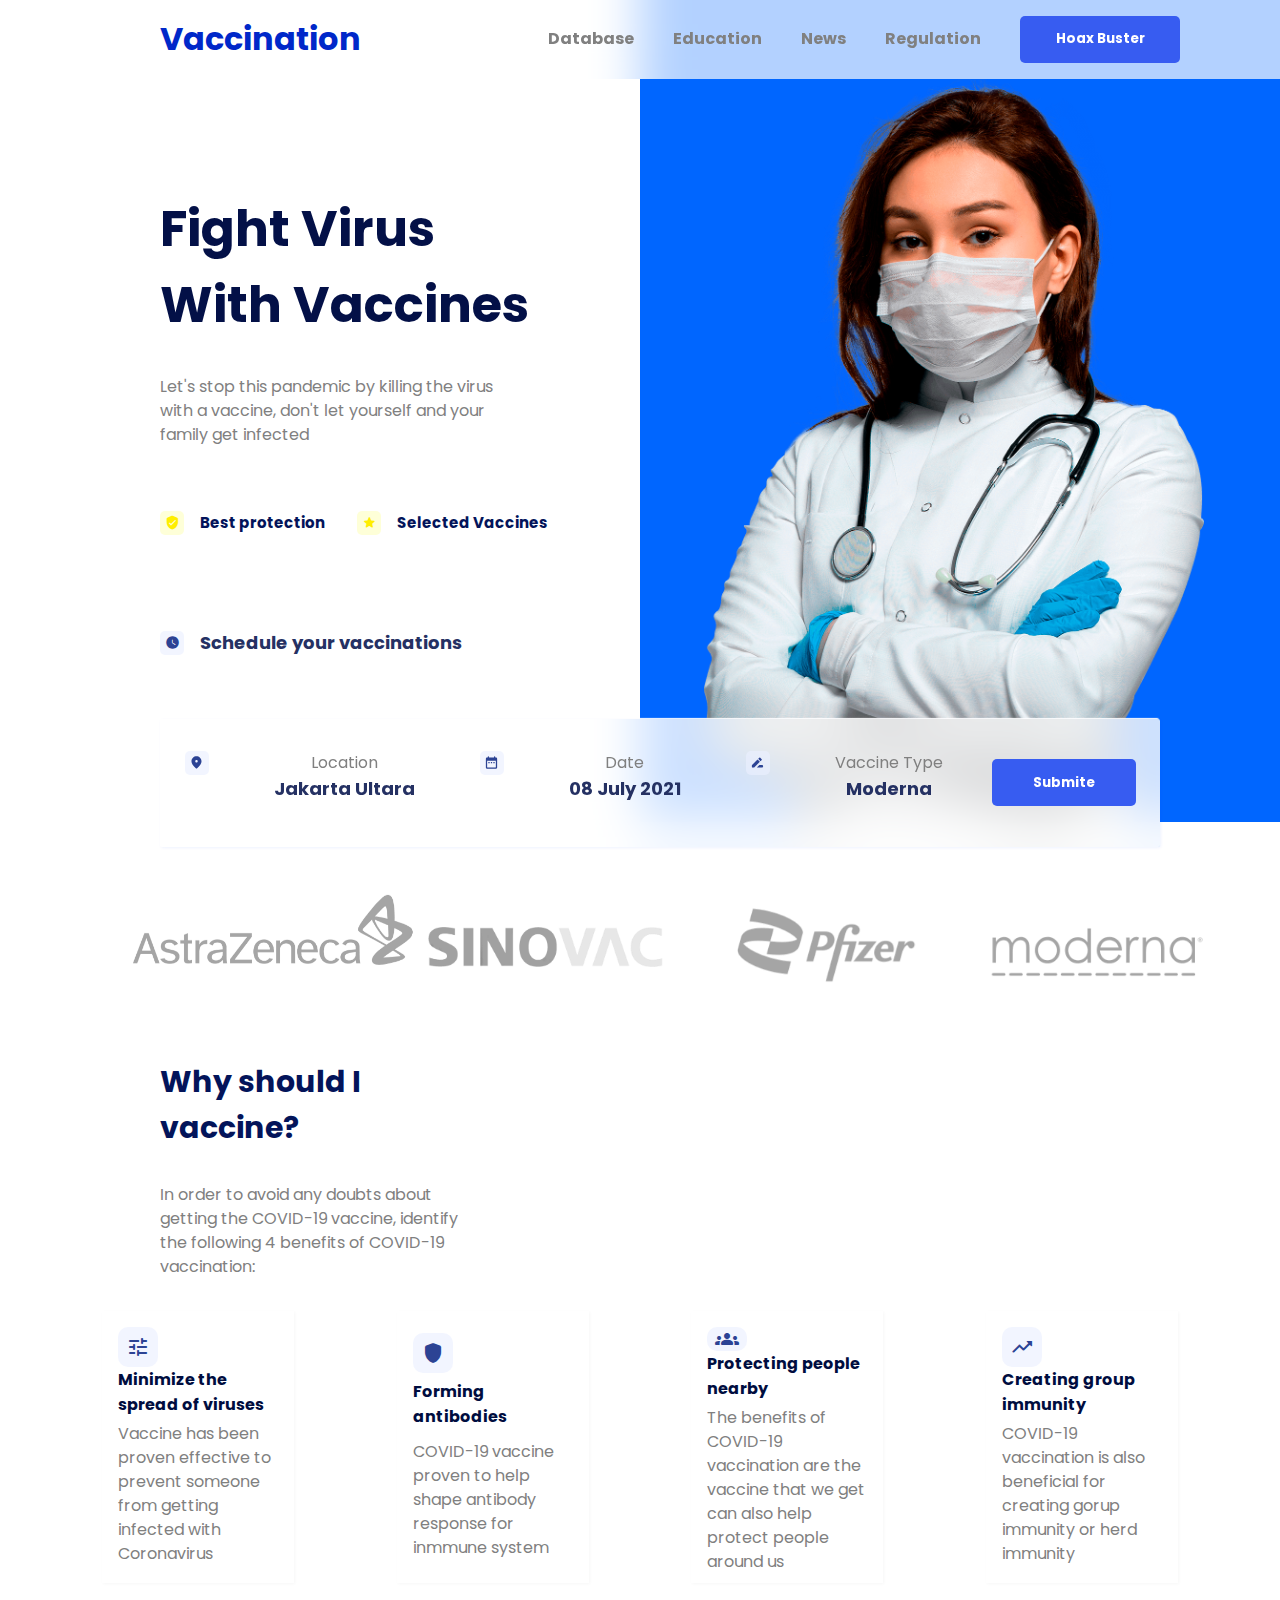
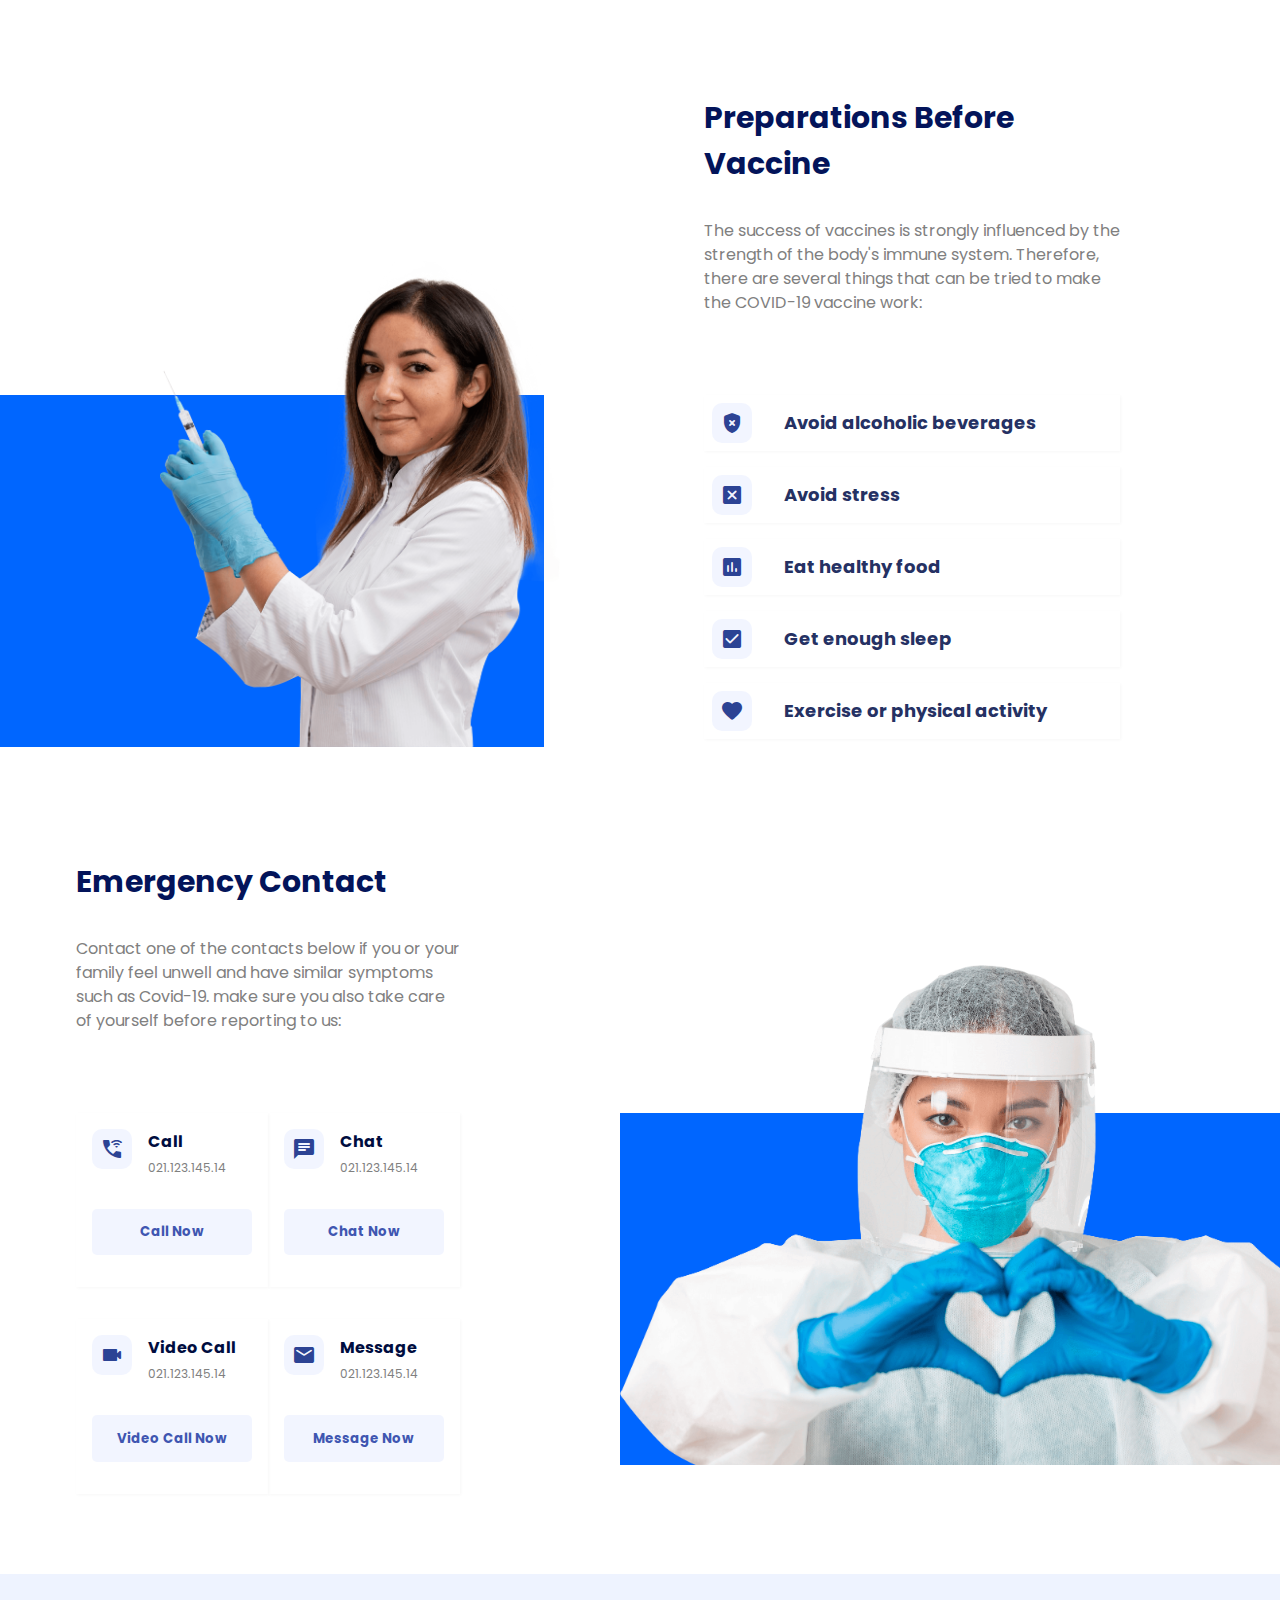
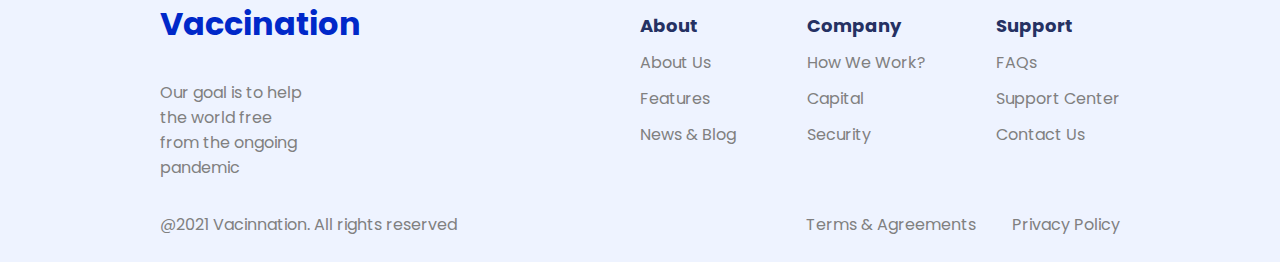
<file: Vacunación/index.html>
<!DOCTYPE html>
<html lang="es">
<head>
    <meta charset="UTF-8">
    <meta content="IE=Edge" http-equiv="X-UA-Compatible">
    <meta name="viewport" content="width=device-width, initial-scale=1">
    <link href="https://fonts.googleapis.com/css2?family=Material+Icons+Round"
      rel="stylesheet">
      <link rel="shortcut icon" href="images/favicon.png">
    <link rel="stylesheet" href="vaccine.css">
    <title>Vaccination</title>
</head>

<body>
    <header>
        <h1 class="Title">Vaccination</h1>
        <nav>
            <a href="#" class="text">Database</a>
            <a href="#" class="text">Education</a>
            <a href="#" class="text">News</a>
            <a href="#" class="text">Regulation</a>
            <button class="active">Hoax Buster</button>
        </nav>
    </header>
    <main>
        <section>
            <div class="first">
                <h2>Fight Virus<br />With Vaccines</h2>
                <p class="text">Let's stop this pandemic by killing the virus <br />with a vaccine, don't let yourself and your <br />family get infected</p>
                <div>
                    <div class="icon theme-y">
                        <span class="material-icons-round mini">
                            verified_user
                            </span>
                    </div>
                    <h3 class="mini ml-1">Best protection</h3>
                    <div class="icon ml-2 theme-y">
                        <span class="material-icons-round mini">
                            star
                            </span>
                    </div>
                    <h3 class="mini ml-1">Selected Vaccines</h3>
                </div>
                <div>
                    <div class="icon theme-b">
                        <span class="material-icons-round mini">
                            watch_later
                            </span>
                    </div>
                    <span class="schedule ml-1">Schedule your vaccinations</span>
                </div>
                <form action="" class="res">
                    <div class="icon theme-b">
                        <span class="material-icons-round mini">
                            room
                            </span>
                    </div>
                    <div class="res_info ml-1">
                            <span class="text">Location</span>
                            <span class="schedule">Jakarta Ultara</span>
                    </div>
                    <div class="icon theme-b ml-1">
                        <span class="material-icons-round mini">
                            date_range
                            </span>
                    </div>
                    <div class="res_info ml-1">
                            <span class="text">Date</span>
                            <span class="schedule">08 July 2021</span>
                    </div>
                    <div class="icon theme-b ml-1">
                        <span class="material-icons-round mini">
                            drive_file_rename_outline
                            </span>
                    </div>
                    <div class="res_info ml-1">
                            <span class="text">Vaccine Type</span>
                            <span class="schedule">Moderna</span>
                    </div>
                    <button class="active">Submite</button>
                </form>
            </div>
            <div class="bg initial">
                <img src="images/doctor2.png" alt="" width="500px" class="doctor1">
            </div>
        </section>
        <div class="vaccines">
            <img src="images/astra.png" alt="" class="vaccine img1">
            <img src="images/sinovac.png" alt="" class="vaccine img2">
            <img src="images/pfizer.png" alt="" class="vaccine img3">
            <img src="images/moderna.png" alt="" class="vaccine img4">
        </div>
        <section>
            <div class="emergency">
                <h3>Why should I vaccine?</h3>
                <p class="text">In order to avoid any doubts about getting the COVID-19 vaccine, identify the following 4 benefits of COVID-19 vaccination:</p>
            </div>
            <div class="advantages">
                <div class="box large">
                    <div class="icons theme-b">
                        <span class="material-icons-round">
                            tune
                            </span>
                    </div>
                    <span class="contact">Minimize the spread of viruses</span>
                    <p class="text">Vaccine has been proven effective to prevent someone from getting infected with Coronavirus</p>
                </div>
                <div class="box large">
                    <div class="icons theme-b">
                        <span class="material-icons-round">
                            shield
                            </span>
                    </div>
                    <span class="contact">Forming antibodies</span>
                    <p class="text">COVID-19 vaccine proven to help shape antibody response for inmmune system</p>
                </div>
                <div class="box large">
                    <div class="icons theme-b">
                        <span class="material-icons-round">
                            groups
                            </span>
                    </div>
                    <span class="contact">Protecting people nearby</span>
                    <p class="text">The benefits of COVID-19 vaccination are the vaccine that we get can also help protect people around us</p>
                </div>
                <div class="box large">
                    <div class="icons theme-b">
                        <span class="material-icons-round">
                            trending_up
                            </span>
                    </div>
                    <span class="contact">Creating group immunity</span>
                    <p class="text">COVID-19 vaccination is also beneficial for creating gorup immunity or herd immunity</p>
                </div>
            </div>
        </section>

        <section>
            <div class="preparation">
                <h3>Preparations Before Vaccine</h3>
                <p class="text">The success of vaccines is strongly influenced by the strength of the body's immune system. Therefore, there are several things that can be tried to make the COVID-19 vaccine work:</p>
            </div>
            <div class="bg">
                <img class="doctor2" src="images/doctor1.png" alt="">
            </div>
            <div>
                <div class="details">
                    <details>
                        <summary>
                            <div class="icons theme-b">
                                <span class="material-icons-round">
                                    gpp_bad
                                    </span>
                            </div>
                            <h4 class="schedule ml-2">Avoid alcoholic beverages</h4>
                        </summary>
                    </details>
                    <details>
                        <summary>
                            <div class="icons theme-b">
                                <span class="material-icons-round">
                                    disabled_by_default
                                    </span>
                            </div>
                            <h4 class="schedule ml-2">Avoid stress</h4>
                        </summary>
                        <p class="text">Stress has a profound effect on immune work.</p>
                        <p class="text">Moreover, prolanged stress can increase cortisol produccion and oxidative stress in the body.</p>
                    </details>
                    <details>
                        <summary>
                            <div class="icons theme-b">
                                <span class="material-icons-round">
                                    insert_chart
                                    </span>
                            </div>
                            <h4 class="schedule ml-2">Eat healthy food</h4>
                        </summary>
                    </details>
                    <details>
                        <summary>
                            <div class="icons theme-b">
                                <span class="material-icons-round">
                                    check_box
                                    </span>
                            </div>
                            <h4 class="schedule ml-2">Get enough sleep</h4>
                        </summary>
                    </details>
                    <details>
                        <summary>
                            <div class="icons theme-b">
                                <span class="material-icons-round">
                                    favorite
                                    </span>
                            </div>
                            <h4 class="schedule ml-2">Exercise or physical activity</h4>
                        </summary>
                    </details>
                </div>
            </div>
        </section>

        <section>
            <div class="emergency">
                <h3>Emergency Contact</h3>
                <p class="text">Contact one of the contacts below if you or your family feel unwell and have similar symptoms such as Covid-19. make sure you also take care of yourself before reporting to us:</p>
            </div>
            <div class="boxes">
                <div class="box">
                    <div class="info">
                        <div class="icons theme-b">
                            <span class="material-icons-round">
                                wifi_calling_3
                                </span>
                        </div>
                        <div class="info">
                            <span class="contact">Call</span>
                            <span class="text small">021.123.145.14</span>
                        </div>
                    </div>
                    <button class="button info">Call Now</button>
                </div>
                <div class="box">
                    <div class="info">
                        <div class="icons theme-b">
                            <span class="material-icons-round">
                                chat
                                </span>
                        </div>
                        <div class="info">
                            <span class="contact">Chat</span>
                            <span class="text small">021.123.145.14</span>
                        </div>
                    </div>
                    <button class="button info">Chat Now</button>
                </div>
                <div class="box">
                    <div class="info">
                        <div class="icons theme-b">
                            <span class="material-icons-round">
                                videocam
                                </span>
                        </div>
                        <div class="info">
                            <span class="contact">Video Call</span>
                            <span class="text small">021.123.145.14</span>
                        </div>
                    </div>
                    <button class="button info">Video Call Now</button>
                </div>
                <div class="box">
                    <div class="info">
                        <div class="icons theme-b">
                            <span class="material-icons-round">
                                email
                                </span>
                        </div>
                        <div class="info">
                            <span class="contact">Message</span>
                            <span class="text small">021.123.145.14</span>
                        </div>
                    </div>
                    <button class="button info">Message Now</button>
                </div>
            </div>
            <div class="bg">
                <img class="doctor3" src="images/doctor3.png" alt="" height="500px">
            </div>
        </section>
    </main>
    <footer>
        <div>
            <div class="footer_info">
                <h1 class="footer">Vaccination</h1>
                <span class="text">Our goal is to help the world free from the ongoing pandemic</span>
            </div>
        </div>
        <div>
            <div class="about">
                <div>
                    <h4 class="schedule">About</h4>
                    <a href="#" class="text">About Us</a>
                    <a href="#" class="text">Features</a>
                    <a href="#" class="text">News & Blog</a>
                </div>
                <div>
                    <h4 class="schedule">Company</h4>
                    <a href="#" class="text">How We Work?</a>
                    <a href="#" class="text">Capital</a>
                    <a href="#" class="text">Security</a>
                </div>
                <div>
                    <h4 class="schedule">Support</h4>
                    <a href="#" class="text">FAQs</a>
                    <a href="#" class="text">Support Center</a>
                    <a href="#" class="text">Contact Us</a>
                </div>
            </div>
        </div>
        <div class="end">
            <div>
                <span class="text">@2021 Vacinnation. All rights reserved</span>
            </div>
            <div>
                <a href="#" class="text">Terms & Agreements</a>
                <a href="#" class="text ml-2">Privacy Policy</a>
            </div>
        </div>
    </footer>
</body>
</html>
</file>
<file: Vacunación/vaccine.css>
@import url('https://fonts.googleapis.com/css2?family=Poppins:ital,wght@0,100;0,200;0,300;0,400;0,500;0,600;0,700;0,800;0,900;1,100;1,200;1,300;1,400;1,500;1,600;1,700;1,800;1,900&display=swap');
*{
    font-family: 'Poppins', sans-serif;
    margin: 0;
}
header{
    display: flex;
    justify-content: space-between;
    align-items: center;
    margin-left: 10rem;
}
nav{
    display: flex;
    justify-content: space-around;
    align-items: center;
    width: 60%;
    font-weight: bold;
    background-color: rgba(255, 255, 255, 0.7);
    padding: 1rem 5rem 1rem 5rem;
    backdrop-filter: blur(25px);
    z-index: 2;
}
a{
    text-decoration: none;
}
nav button{
    width: 10rem;
}
.first{
    margin: 5rem 10rem 5rem 10rem;
}
.first div{
    display: flex;
    align-items: center;
    margin-top: 2rem;
    margin-bottom: 2rem;
}
h2{
    font-family: Poppins, sans-serif;
    font-size: 50px;
    font-weight: bolder;
    padding: 2rem 0 2rem 0;
    color:#031047;
}
.mini{
    font-size: 15px;
}
.ml-1{
    margin-left: 1rem;
}
.ml-2{
    margin-left: 2rem;
}
.icon{
    display: flex;
    align-items: center;
    justify-content: center;
    border-radius: 5px;
    width: 1.5rem;
    height: 1.5rem;
}
.theme-y{
    background-color: rgba(254, 255, 194, 0.644);
    color: #ffee00;
}
.theme-b{
    background-color: rgba(235, 240, 255, 0.644);
    color: #2c4394;
}
.initial{
    position: absolute;
    top: -10%;
    right: 0px;
    width: 50%;
    z-index: 0;
    padding-bottom: 30rem;
}
.schedule{
    font-family: Poppins, sans-serif;
    font-size: 18px;
    color: #253163;
    font-weight: bolder;
}
form{
    position: relative;
    background-color: rgba(255, 255, 255, 0.8);
    z-index: 5;
    backdrop-filter: blur(25px);
    display: flex;
    justify-content: space-around;
    width: 200%;
    border-radius: 2px;
    box-shadow: 1px 1px 3px #0051ff11,
    -1px -1px 1px #ffffff;
}
form button{
    width: 9rem;
    align-self: center;
}
.res_info{
    display: flex;
    flex-direction: column;
    justify-content: flex-start;
    height: 4rem;
}
.doctor1{
    position: relative;
    transform: scaleX(-1);
    right: -10%;
    top: 4.95rem;

}
.vaccines{
    filter: grayscale(1) brightness(320%);
}
.img1{
    position: relative;
    top: -2rem;
    height: 70px;
    left: 3.7rem;
    right: 2rem;
}
.img2{
    height: 40px;
}
.img3{
    position: relative;
    top: -2rem;
    height: 100px;
}
.img4{
    height: 50px;
}
.vaccines{
    display: flex;
    justify-content: space-evenly;
}
.advantages{
    display: flex;
    justify-content: space-evenly;
    grid-column: 1/3;
}
.doctor2{
    position: relative;
    width: 400px;
    top: -8.37rem;
    left: 10rem;
}
.details{
    margin: 5rem 10rem 5rem 10rem;
}

details{
    width: 25rem;
    padding: 0.5em;
    margin-top: 1rem;
    align-self: center;
    justify-self: center;
    box-shadow: 1px 1px 3px #f7f7f7,
                -1px -1px 3px #ffffff;
    display: flex;
    flex-direction: column;
}

summary{
    display: flex;
    align-items: center;
}

footer{
    background-color: #EEF3FF;
    display: grid;
    grid-template-columns: 1fr 1fr;
    padding: 2% 10rem 2% 10rem;
}
h1{
    color: #0028c9;
}
.text{
    color: gray;
    font-family: Poppins, sans-serif;
    line-height: 1.5em;
}
.about{
    display: flex;
    justify-content: space-between;
    height: 10rem;
}
.about div{
    display: flex;
    flex-direction: column;
    justify-content: space-evenly;
}
.end{
    display: flex;
    justify-content: space-between;
    grid-column: 1/3;
    margin-top: 2rem;
}
.footer_info{
    width: 30%;
}
.icons{
    display: flex;
    align-items: center;
    justify-content: center;
    border-radius: 10px;
    width: 2.5rem;
    height: 2.5rem;
}
button{
    background-color: rgba(235, 240, 255, 0.644);
    color: #3f56b1;
    border: 0;
    border-radius: 5px;
    width: 100%;
    height: 3.5em;
    display: flex;
    justify-content: center;
    align-items: center;
    font-weight: bold;
    transition: 0.5s;
}
button:hover{
    background-color: #27356d;
    color: white;
}

section{
    display: grid;
    justify-content: center;
    grid-template-columns: 1fr 1fr;
}

.footer_info h1{
    padding-bottom: 2rem;
}
.preparation{
    grid-column: 2/3;
    margin: 0 10rem 0 10rem;
}
.emergency{
    grid-column: 1/2;
    margin: 0 10rem 0 10rem;

}
.box{
    width: 10rem;
    padding: 1em;
    align-self: center;
    justify-self: center;
    box-shadow: 1px 1px 3px #f7f7f7,
                -1px -1px 3px #ffffff;
}
.large{
    margin: 2rem 0 5rem 0;
    display: flex;
    flex-direction: column;
    justify-content: space-evenly;
    height: 15rem;
}
.large:hover{
    box-shadow: 1px 9px 5px #d4e2ff62,
    -1px -1px 1px #ffffff;
}
.boxes{
    grid-column: 1/2;
    display: grid;
    margin: 5rem 10rem 5rem 10rem;
    row-gap: 2rem;
    grid-template-columns: 1fr 1fr;
}
.info{
    display: flex;
    margin-bottom: 1rem;
}
.info .info{
    display: flex;
    flex-direction: column;
    justify-content: space-between;
    margin-left: 1rem;
}
.small{
    font-size: 12px;
}
.contact{
    font-family: Poppins;
    color:#000d3f;
    padding-bottom: 5px;
    font-weight: bolder;
}
.bg{
    background-color: #0066ff;
    margin: 5rem 0 5rem 0rem;
    height: 22rem;
}
h3{
    font-family: Poppins, sans-serif;
    font-size: 30px;
    font-weight: bolder;
    padding: 2rem 0 2rem 0;
    color:#03145a;
}

.doctor3{
    position: relative;
    top: -9.2rem;
    left: 0rem;
}
.active{
    background-color: #375cf1;
    color: white;
}
.active:hover{
    background-color: #031b79;
}
</file>
